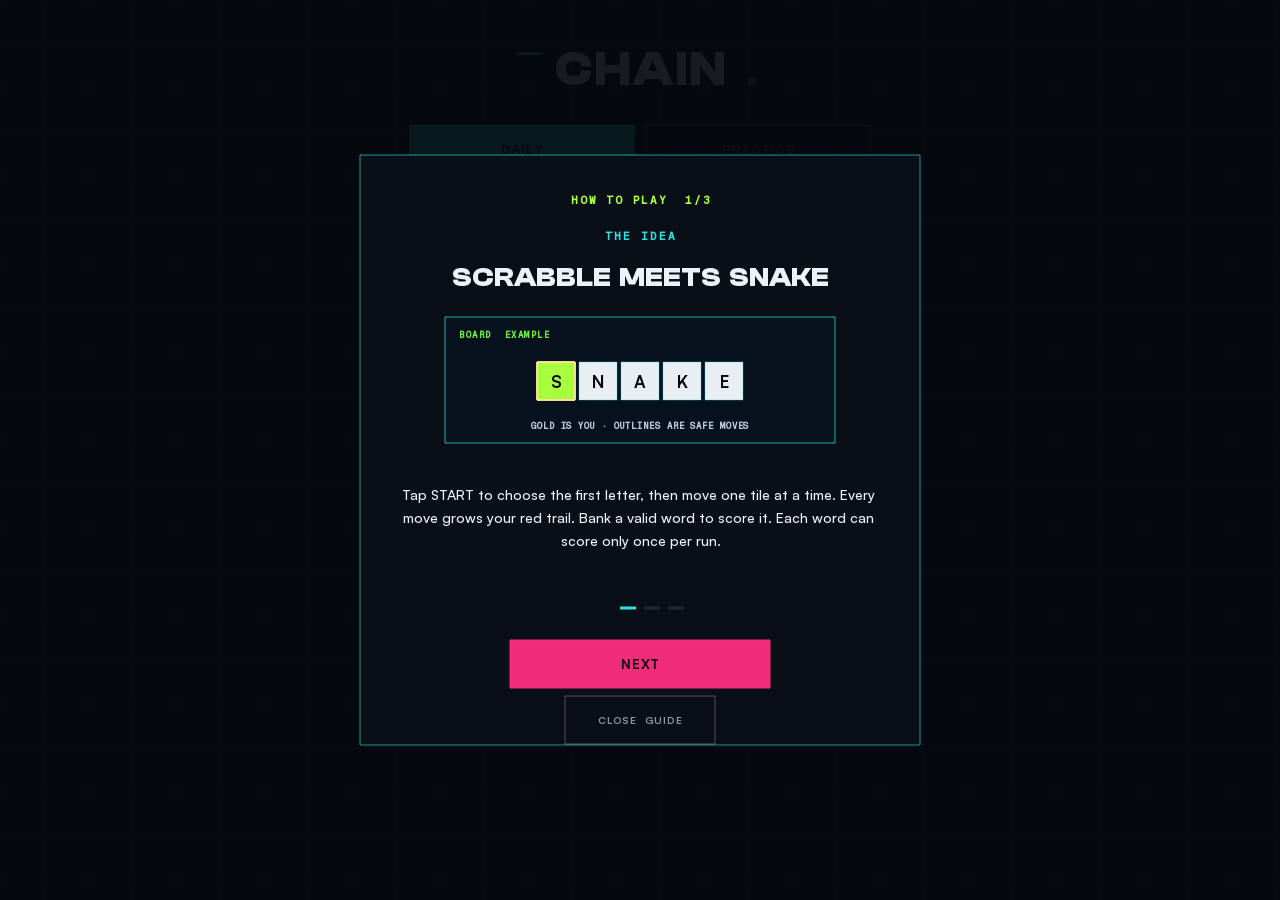
<file: index.html>
<!doctype html>
<html lang="en">
  <head>
    <meta charset="UTF-8">
    <meta name="viewport" content="width=device-width, initial-scale=1.0, viewport-fit=cover">
    <title>CHAIN</title>
    <link rel="icon" type="image/png" href="assets/brand/chain-app-icon.png">
    <link rel="stylesheet" href="css/tokens.css?v=19">
    <link rel="stylesheet" href="css/app.css?v=19">
  </head>
  <body>
    <main id="game" aria-label="CHAIN word puzzle game"></main>
    <section id="loading" aria-live="polite">
      <h1 class="loading-title">CHAIN</h1>
      <div class="loading-track" aria-hidden="true"><div id="loading-bar"></div></div>
      <p id="loading-status">Building the word grid…</p>
    </section>

    <script>window.CHAIN_CONFIG = {
  supabaseUrl: "https://levixlvicddbzcklbtxf.supabase.co",
  supabaseAnonKey: "sb_publishable_ghTcmkAq2MgdxMSlIds0Vg_2mtX-djz",
  authRedirectUrl: "https://OrionMac24.github.io/chain-game/"
};</script>
    <script src="vendor/supabase.js"></script>
    <script src="vendor/phaser.min.js"></script>
    <script src="js/words.js?v=19"></script>
    <script src="js/board.js?v=19"></script>
    <script src="js/ads.js?v=19"></script>
    <script src="js/online.js?v=19"></script>
    <script src="js/snake.js?v=19"></script>
    <script src="js/ui.js?v=19"></script>
    <script src="js/main.js?v=19"></script>
  </body>
</html>
</file>
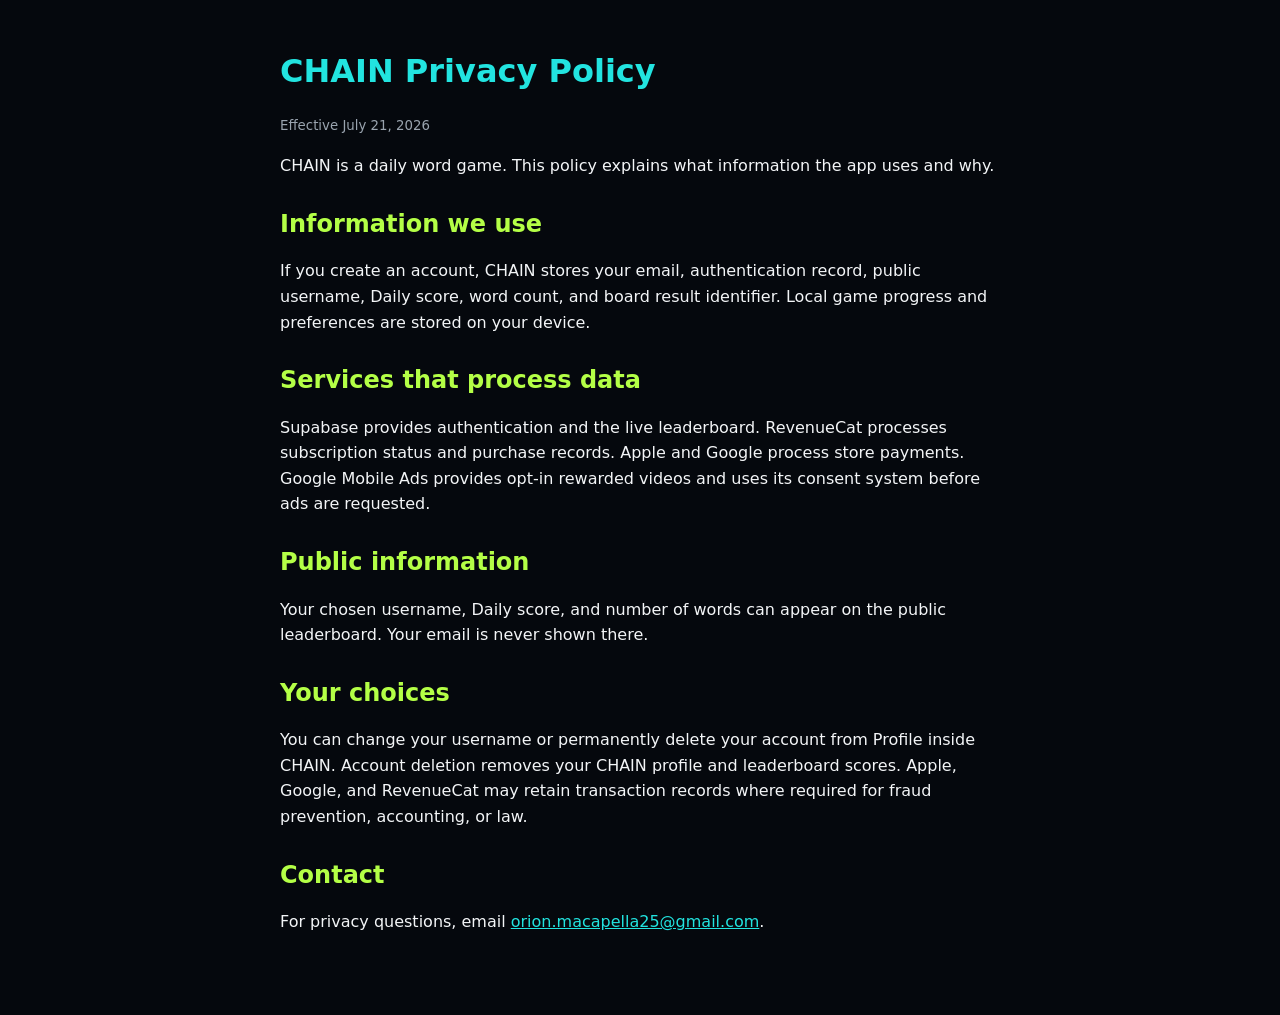
<file: legal/privacy.html>
<!doctype html>
<html lang="en">
  <head>
    <meta charset="utf-8">
    <meta name="viewport" content="width=device-width, initial-scale=1">
    <title>CHAIN Privacy Policy</title>
    <style>
      body { max-width: 720px; margin: 0 auto; padding: 32px 20px 64px; background: #05080d; color: #f3f5f7; font: 16px/1.6 system-ui, sans-serif; }
      h1, h2 { line-height: 1.15; } h1 { color: #22e4e0; } h2 { margin-top: 2rem; color: #b4ff46; }
      a { color: #22e4e0; } small { color: #9aa4af; }
    </style>
  </head>
  <body>
    <h1>CHAIN Privacy Policy</h1>
    <small>Effective July 21, 2026</small>
    <p>CHAIN is a daily word game. This policy explains what information the app uses and why.</p>
    <h2>Information we use</h2>
    <p>If you create an account, CHAIN stores your email, authentication record, public username, Daily score, word count, and board result identifier. Local game progress and preferences are stored on your device.</p>
    <h2>Services that process data</h2>
    <p>Supabase provides authentication and the live leaderboard. RevenueCat processes subscription status and purchase records. Apple and Google process store payments. Google Mobile Ads provides opt-in rewarded videos and uses its consent system before ads are requested.</p>
    <h2>Public information</h2>
    <p>Your chosen username, Daily score, and number of words can appear on the public leaderboard. Your email is never shown there.</p>
    <h2>Your choices</h2>
    <p>You can change your username or permanently delete your account from Profile inside CHAIN. Account deletion removes your CHAIN profile and leaderboard scores. Apple, Google, and RevenueCat may retain transaction records where required for fraud prevention, accounting, or law.</p>
    <h2>Contact</h2>
    <p>For privacy questions, email <a href="mailto:orion.macapella25@gmail.com">orion.macapella25@gmail.com</a>.</p>
  </body>
</html>
</file>
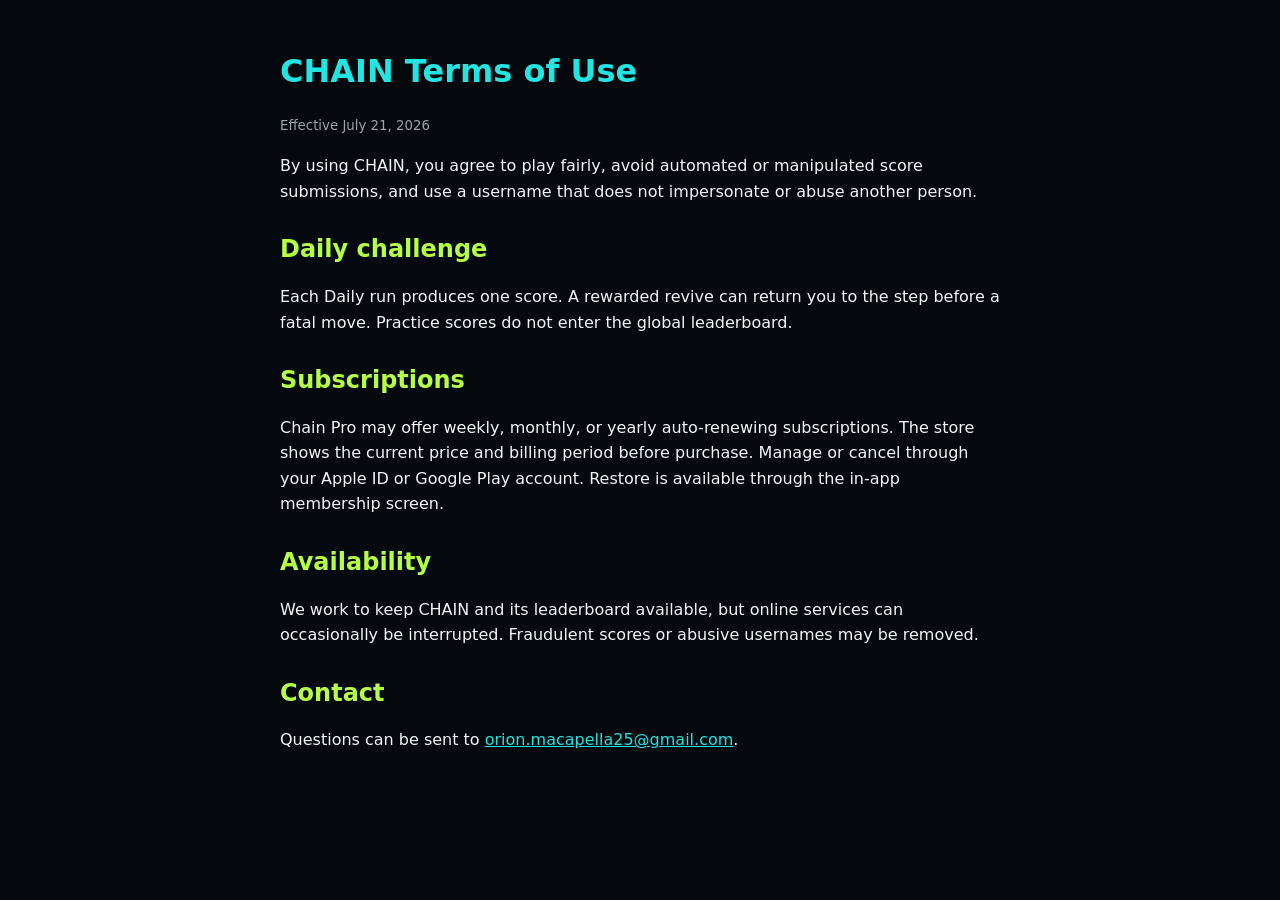
<file: legal/terms.html>
<!doctype html>
<html lang="en">
  <head>
    <meta charset="utf-8">
    <meta name="viewport" content="width=device-width, initial-scale=1">
    <title>CHAIN Terms</title>
    <style>
      body { max-width: 720px; margin: 0 auto; padding: 32px 20px 64px; background: #05080d; color: #f3f5f7; font: 16px/1.6 system-ui, sans-serif; }
      h1, h2 { line-height: 1.15; } h1 { color: #22e4e0; } h2 { margin-top: 2rem; color: #b4ff46; }
      a { color: #22e4e0; } small { color: #9aa4af; }
    </style>
  </head>
  <body>
    <h1>CHAIN Terms of Use</h1>
    <small>Effective July 21, 2026</small>
    <p>By using CHAIN, you agree to play fairly, avoid automated or manipulated score submissions, and use a username that does not impersonate or abuse another person.</p>
    <h2>Daily challenge</h2>
    <p>Each Daily run produces one score. A rewarded revive can return you to the step before a fatal move. Practice scores do not enter the global leaderboard.</p>
    <h2>Subscriptions</h2>
    <p>Chain Pro may offer weekly, monthly, or yearly auto-renewing subscriptions. The store shows the current price and billing period before purchase. Manage or cancel through your Apple ID or Google Play account. Restore is available through the in-app membership screen.</p>
    <h2>Availability</h2>
    <p>We work to keep CHAIN and its leaderboard available, but online services can occasionally be interrupted. Fraudulent scores or abusive usernames may be removed.</p>
    <h2>Contact</h2>
    <p>Questions can be sent to <a href="mailto:orion.macapella25@gmail.com">orion.macapella25@gmail.com</a>.</p>
  </body>
</html>
</file>
<file: css/tokens.css>
:root {
  color-scheme: dark;

  --bg-base: #05080D;
  --bg-panel: #0A0F17;
  --bg-elevated: #111925;
  --grid-line: #1B2836;

  --ink-primary: #EDF2F7;
  --ink-secondary: #8A99A8;
  --ink-tertiary: #4E5C6B;

  --accent-cyan: #22E4E0;
  --accent-magenta: #FF2E7E;
  --accent-lime: #A8FF3E;

  --tile-face: #E9EEF3;
  --tile-letter: #05080D;
  --tile-body: #16222F;
  --tile-body-ink: #5B6B7A;

  --glow-cyan: 0 0 12px rgba(34, 228, 224, 0.35);
  --glow-magenta: 0 0 16px rgba(255, 46, 126, 0.40);
  --glow-lime: 0 0 12px rgba(168, 255, 62, 0.35);
  --glow-soft: 0 0 24px rgba(34, 228, 224, 0.12);

  --s-1: 4px;
  --s-2: 8px;
  --s-3: 12px;
  --s-4: 16px;
  --s-5: 24px;
  --s-6: 32px;
  --s-7: 48px;
  --s-8: 64px;

  --r-sm: 3px;
  --r-md: 5px;
  --r-lg: 8px;
  --r-pill: 999px;

  --border-subtle: 1px solid rgba(237, 242, 247, 0.08);
  --border-active: 1px solid rgba(34, 228, 224, 0.45);

  --t-display: 44px;
  --t-h1: 28px;
  --t-h2: 20px;
  --t-body: 15px;
  --t-label: 12px;
  --t-micro: 11px;

  --dur-fast: 120ms;
  --dur-base: 220ms;
  --dur-slow: 400ms;
  --ease-out: cubic-bezier(0.22, 1, 0.36, 1);
  --ease-inout: cubic-bezier(0.65, 0, 0.35, 1);

  --content-max: 460px;
  --touch-min: 48px;
}

:root[data-high-contrast="true"] {
  --ink-secondary: #B8C4D0;
  --grid-line: #31465A;
  --glow-cyan: none;
  --glow-magenta: none;
  --glow-lime: none;
  --glow-soft: none;
}
</file>
<file: css/app.css>
@font-face {
  font-family: "Clash Display";
  src: url("../assets/fonts/clash-display-700.woff2") format("woff2");
  font-style: normal;
  font-weight: 700;
  font-display: block;
}

@font-face {
  font-family: "Satoshi";
  src: url("../assets/fonts/satoshi-500.woff2") format("woff2");
  font-style: normal;
  font-weight: 500;
  font-display: swap;
}

@font-face {
  font-family: "Satoshi";
  src: url("../assets/fonts/satoshi-700.woff2") format("woff2");
  font-style: normal;
  font-weight: 700;
  font-display: swap;
}

@font-face {
  font-family: "Geist Mono";
  src: url("../assets/fonts/geist-mono-500.woff2") format("woff2");
  font-style: normal;
  font-weight: 500;
  font-display: swap;
}

* {
  box-sizing: border-box;
}

html,
body {
  width: 100%;
  height: 100%;
  min-height: 100%;
  margin: 0;
  overflow: hidden;
  overscroll-behavior: none;
  -webkit-text-size-adjust: 100%;
  background-color: var(--bg-base);
  background-image:
    linear-gradient(color-mix(in srgb, var(--grid-line) 35%, transparent) 1px, transparent 1px),
    linear-gradient(90deg, color-mix(in srgb, var(--grid-line) 35%, transparent) 1px, transparent 1px);
  background-size: 44px 44px, 44px 44px;
  color: var(--ink-primary);
  font-family: "Satoshi", sans-serif;
}

body {
  display: grid;
  place-items: center;
}

#game {
  width: 100%;
  height: 100dvh;
  min-height: 100dvh;
  touch-action: none;
}

#game canvas {
  display: block;
  width: 100% !important;
  height: 100% !important;
  image-rendering: auto;
  touch-action: none;
}

#loading {
  position: fixed;
  inset: 0;
  z-index: 10;
  display: grid;
  place-content: center;
  gap: var(--s-4);
  text-align: center;
  background: var(--bg-base);
  transition: opacity var(--dur-base) var(--ease-out);
}

#loading.hidden {
  pointer-events: none;
  opacity: 0;
}

.loading-title {
  margin: 0;
  color: var(--accent-cyan);
  font-family: "Clash Display", sans-serif;
  font-size: clamp(var(--t-display), 10vw, var(--s-8));
  font-weight: 700;
  letter-spacing: 0.12em;
  line-height: 0.95;
  text-shadow: var(--glow-cyan);
}

.loading-track {
  width: min(72vw, 320px);
  height: var(--s-1);
  overflow: hidden;
  border-radius: var(--r-pill);
  background: var(--bg-elevated);
}

#loading-bar {
  width: 8%;
  height: 100%;
  border-radius: inherit;
  background: var(--accent-magenta);
  box-shadow: var(--glow-magenta);
  transition: width var(--dur-base) var(--ease-out);
}

#loading-status {
  margin: 0;
  color: var(--ink-secondary);
  font-size: var(--t-body);
}

@media (prefers-reduced-motion: reduce) {
  #loading,
  #loading-bar {
    transition-duration: 0ms;
  }
}

.test-ad {
  position: fixed;
  inset: 0;
  z-index: 100;
  display: grid;
  place-content: center;
  gap: var(--s-3);
  padding: var(--s-6);
  background: #020305;
  color: var(--ink-primary);
  text-align: center;
}

.test-ad strong {
  color: var(--accent-magenta);
  font-family: "Clash Display", sans-serif;
  font-size: var(--t-h1);
}

.test-ad span,
.test-ad small {
  font-family: "Geist Mono", monospace;
  letter-spacing: 0.1em;
}

.online-panel {
  position: fixed;
  inset: 0;
  z-index: 90;
  display: grid;
  place-items: center;
  padding: max(24px, env(safe-area-inset-top)) 24px max(24px, env(safe-area-inset-bottom));
  background: rgba(2, 4, 7, 0.9);
}

.online-panel[hidden] {
  display: none;
}

.online-card {
  position: relative;
  width: min(100%, var(--content-max));
  max-height: min(720px, 90dvh);
  overflow: auto;
  border: var(--border-subtle);
  border-radius: var(--r-md);
  padding: 40px 24px 24px;
  background: var(--bg-panel);
  box-shadow: var(--glow-soft);
}

.online-close {
  position: absolute;
  top: 8px;
  right: 8px;
  width: 48px;
  height: 48px;
  border: 0;
  background: transparent;
  color: var(--ink-secondary);
  font: 500 30px/1 "Satoshi", sans-serif;
}

.online-kicker {
  margin: 0 0 8px;
  color: var(--accent-lime);
  font: 500 var(--t-micro)/1.2 "Geist Mono", monospace;
  letter-spacing: 0.14em;
}

.online-card h2 {
  margin: 0 0 12px;
  color: var(--ink-primary);
  font: 700 var(--t-h1)/1.05 "Clash Display", sans-serif;
}

.online-card p {
  margin: 0 0 20px;
  color: var(--ink-secondary);
  font-size: 14px;
  line-height: 1.55;
}

.online-card form {
  display: grid;
  gap: 16px;
}

.online-card label {
  display: grid;
  gap: 7px;
  color: var(--ink-secondary);
  font: 500 var(--t-micro)/1.2 "Geist Mono", monospace;
  letter-spacing: 0.1em;
}

.online-card input {
  width: 100%;
  min-height: 50px;
  border: var(--border-subtle);
  border-radius: var(--r-sm);
  padding: 0 14px;
  background: var(--bg-elevated);
  color: var(--ink-primary);
  font: 500 16px/1 "Satoshi", sans-serif;
}

.online-card input:focus {
  border-color: var(--accent-cyan);
  outline: 2px solid rgba(34, 228, 224, 0.18);
}

.online-card button[type="submit"],
.secondary-online {
  min-height: 50px;
  border: 1px solid var(--accent-magenta);
  border-radius: var(--r-sm);
  padding: 0 16px;
  background: var(--accent-magenta);
  color: var(--tile-letter);
  font: 700 13px/1 "Satoshi", sans-serif;
  letter-spacing: 0.05em;
}

.secondary-online.in-form {
  margin-top: -4px;
}

.quiet-online {
  width: 100%;
  min-height: 48px;
  margin-top: 10px;
  border: 0;
  background: transparent;
  color: var(--ink-secondary);
  font: 700 11px/1 "Geist Mono", monospace;
  letter-spacing: 0.08em;
  text-decoration: underline;
  text-underline-offset: 4px;
}

.destructive-online {
  margin-top: 0;
  color: #ff6b70;
}

.secondary-online {
  width: 100%;
  margin-top: 12px;
  border-color: var(--grid-line);
  background: var(--bg-elevated);
  color: var(--ink-primary);
}

.online-status {
  margin-top: 16px !important;
  color: var(--ink-secondary) !important;
  font-family: "Geist Mono", monospace !important;
  font-size: 12px !important;
}

.leaderboard-list {
  display: grid;
  gap: 6px;
  margin: 0;
  padding: 0;
  list-style: none;
}

.leaderboard-list li {
  display: grid;
  grid-template-columns: 28px minmax(0, 1fr) auto;
  align-items: center;
  gap: 8px;
  min-height: 54px;
  border: var(--border-subtle);
  border-radius: var(--r-sm);
  padding: 8px 12px;
  background: var(--bg-elevated);
}

.leaderboard-list li.is-you {
  border-color: var(--accent-lime);
}

.leaderboard-live {
  margin: -8px 0 14px !important;
  color: var(--accent-lime) !important;
  font: 500 10px/1.2 "Geist Mono", monospace !important;
  letter-spacing: 0.12em;
}

.leaderboard-list li > span,
.leaderboard-list li > b {
  font-family: "Geist Mono", monospace;
}

.leaderboard-list li > small {
  grid-column: 2;
  color: var(--ink-tertiary);
}

.leaderboard-list li > b {
  grid-column: 3;
  grid-row: 1 / span 2;
  color: var(--accent-lime);
}
</file>
